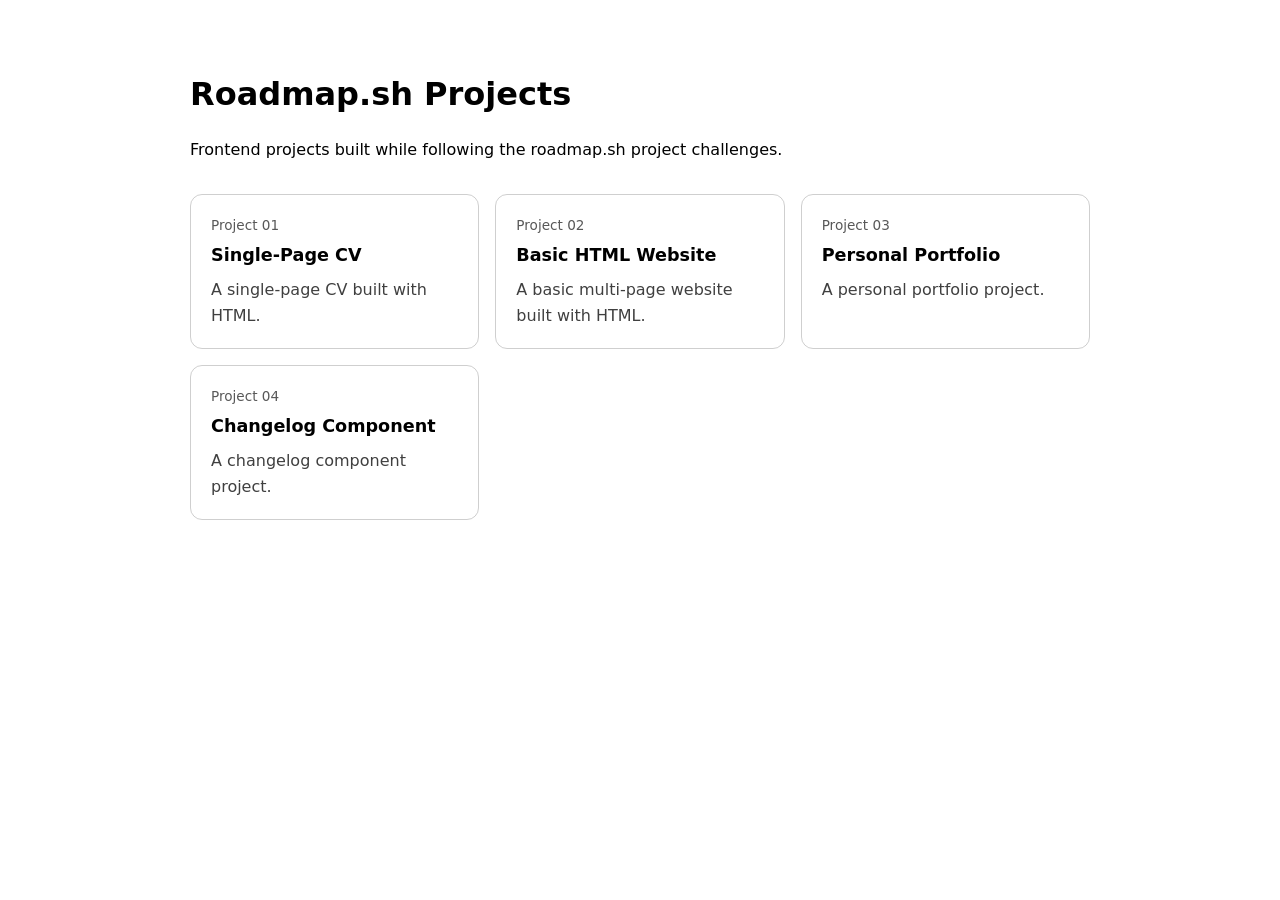
<file: index.html>
<!doctype html>
<html lang="en">
<head>
  <meta charset="utf-8">
  <meta name="viewport" content="width=device-width, initial-scale=1">
  <title>Roadmap.sh Projects</title>
  <style>
    :root { color-scheme: light dark; font-family: system-ui, -apple-system, BlinkMacSystemFont, "Segoe UI", sans-serif; }
    body { max-width: 900px; margin: 0 auto; padding: 48px 24px; line-height: 1.6; }
    header { margin-bottom: 32px; }
    h1 { margin-bottom: 8px; }
    .grid { display: grid; grid-template-columns: repeat(auto-fit, minmax(220px, 1fr)); gap: 16px; }
    a.card { display: block; padding: 20px; border: 1px solid #8886; border-radius: 12px; color: inherit; text-decoration: none; }
    a.card:hover { border-color: currentColor; transform: translateY(-2px); }
    .number { font-size: .85rem; opacity: .65; }
    .card h2 { margin: 4px 0 8px; font-size: 1.1rem; }
    .card p { margin: 0; opacity: .75; }
  </style>
</head>
<body>
  <header>
    <h1>Roadmap.sh Projects</h1>
    <p>Frontend projects built while following the roadmap.sh project challenges.</p>
  </header>

  <main class="grid">
    <a class="card" href="./Frontend%20Projects/01-single-page-cv/">
      <div class="number">Project 01</div>
      <h2>Single-Page CV</h2>
      <p>A single-page CV built with HTML.</p>
    </a>

    <a class="card" href="./Frontend%20Projects/02-basic-html-website/">
      <div class="number">Project 02</div>
      <h2>Basic HTML Website</h2>
      <p>A basic multi-page website built with HTML.</p>
    </a>

    <a class="card" href="./Frontend%20Projects/03-personal-portfolio/">
      <div class="number">Project 03</div>
      <h2>Personal Portfolio</h2>
      <p>A personal portfolio project.</p>
    </a>

    <a class="card" href="./Frontend%20Projects/04-changelog-component/">
      <div class="number">Project 04</div>
      <h2>Changelog Component</h2>
      <p>A changelog component project.</p>
    </a>
  </main>
</body>
</html>
</file>
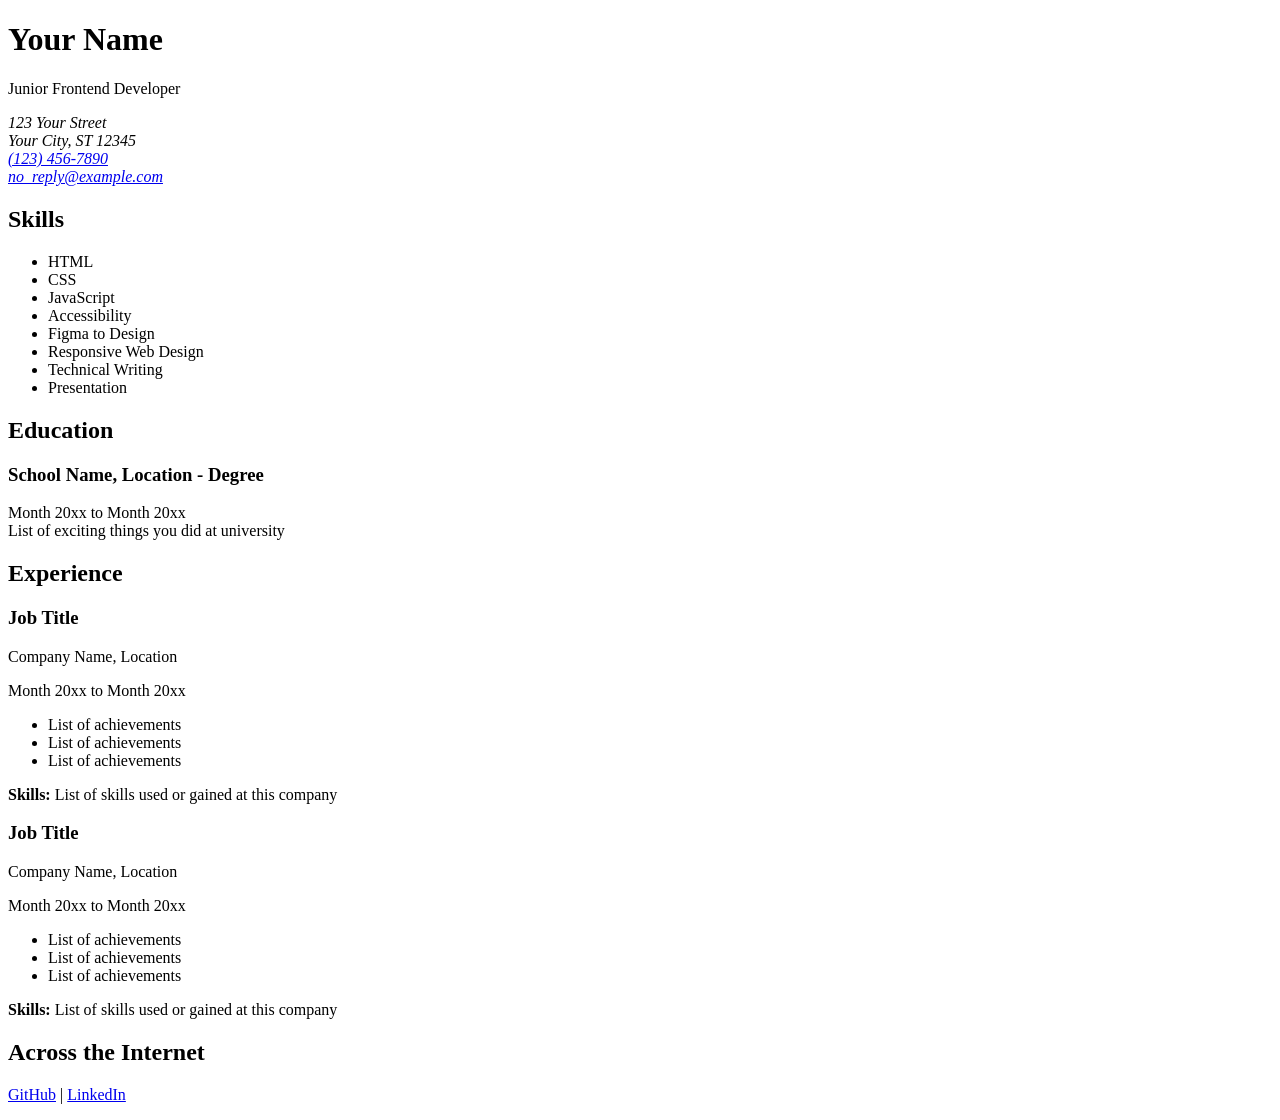
<file: Frontend Projects/01-single-page-cv/index.html>
<!doctype html>
<html lang="en">
  <head>
    <meta charset="UTF-8" />
    <meta name="viewport" content="width=device-width, initial-scale=1.0" />
    <title>Your Name | Junior Frontend Developer</title>
    <meta
      name="description"
      content="Single-page CV of Your Name, Junior Frontend Developer skilled in HTML, CSS, JavaScript, and accessibility."
    />
    <meta name="author" content="Your Name" />
    <meta property="og:title" content="Your Name | Junior Frontend Developer" />
    <meta
      property="og:description"
      content="Single-page CV showcasing skills, education, and professional experience."
    />
    <meta property="og:type" content="website" />
    <meta property="og:url" content="https://yourdomain.com" />
    <meta property="og:image" content="https://yourdomain.com/preview.png" />
    <!-- Use the SVG favicon committed alongside this page so the favicon reference resolves. -->
    <link rel="icon" type="image/svg+xml" href="favicon.svg" />
  </head>
  <body>
    <header>
      <h1>Your Name</h1>
      <p>Junior Frontend Developer</p>
      <address>
        123 Your Street <br />
        Your City, ST 12345 <br />
        <a href="tel:1234567890">(123) 456-7890</a><br />
        <a href="mailto:no_reply@example.com">no_reply@example.com</a>
      </address>
    </header>
    <main>
      <section id="skills">
        <h2>Skills</h2>
        <ul>
          <li>HTML</li>
          <li>CSS</li>
          <li>JavaScript</li>
          <li>Accessibility</li>
          <li>Figma to Design</li>
          <li>Responsive Web Design</li>
          <li>Technical Writing</li>
          <li>Presentation</li>
        </ul>
      </section>
      <section id="education">
        <h2>Education</h2>
        <article>
          <h3>School Name, Location - Degree</h3>
          <p>
            Month 20xx to Month 20xx <br />
            List of exciting things you did at university
          </p>
        </article>
      </section>
      <section id="experience">
        <h2>Experience</h2>
        <article>
          <h3>Job Title</h3>
          <p>Company Name, Location</p>
          <p>Month 20xx to Month 20xx</p>
          <ul>
            <li>List of achievements</li>
            <li>List of achievements</li>
            <li>List of achievements</li>
          </ul>
          <p>
            <strong>Skills:</strong> List of skills used or gained at this
            company
          </p>
        </article>
        <article>
          <h3>Job Title</h3>
          <p>Company Name, Location</p>
          <p>Month 20xx to Month 20xx</p>
          <ul>
            <li>List of achievements</li>
            <li>List of achievements</li>
            <li>List of achievements</li>
          </ul>
          <p>
            <strong>Skills:</strong> List of skills used or gained at this
            company
          </p>
        </article>
      </section>
      <section id="online">
        <h2>Across the Internet</h2>
        <p>
          <a href="https://github.com/username" target="_blank" rel="noopener"
            >GitHub</a
          >
          |
          <a
            href="https://linkedin.com/in/username"
            target="_blank"
            rel="noopener"
            >LinkedIn</a
          >
        </p>
      </section>
    </main>
  </body>
</html>
</file>
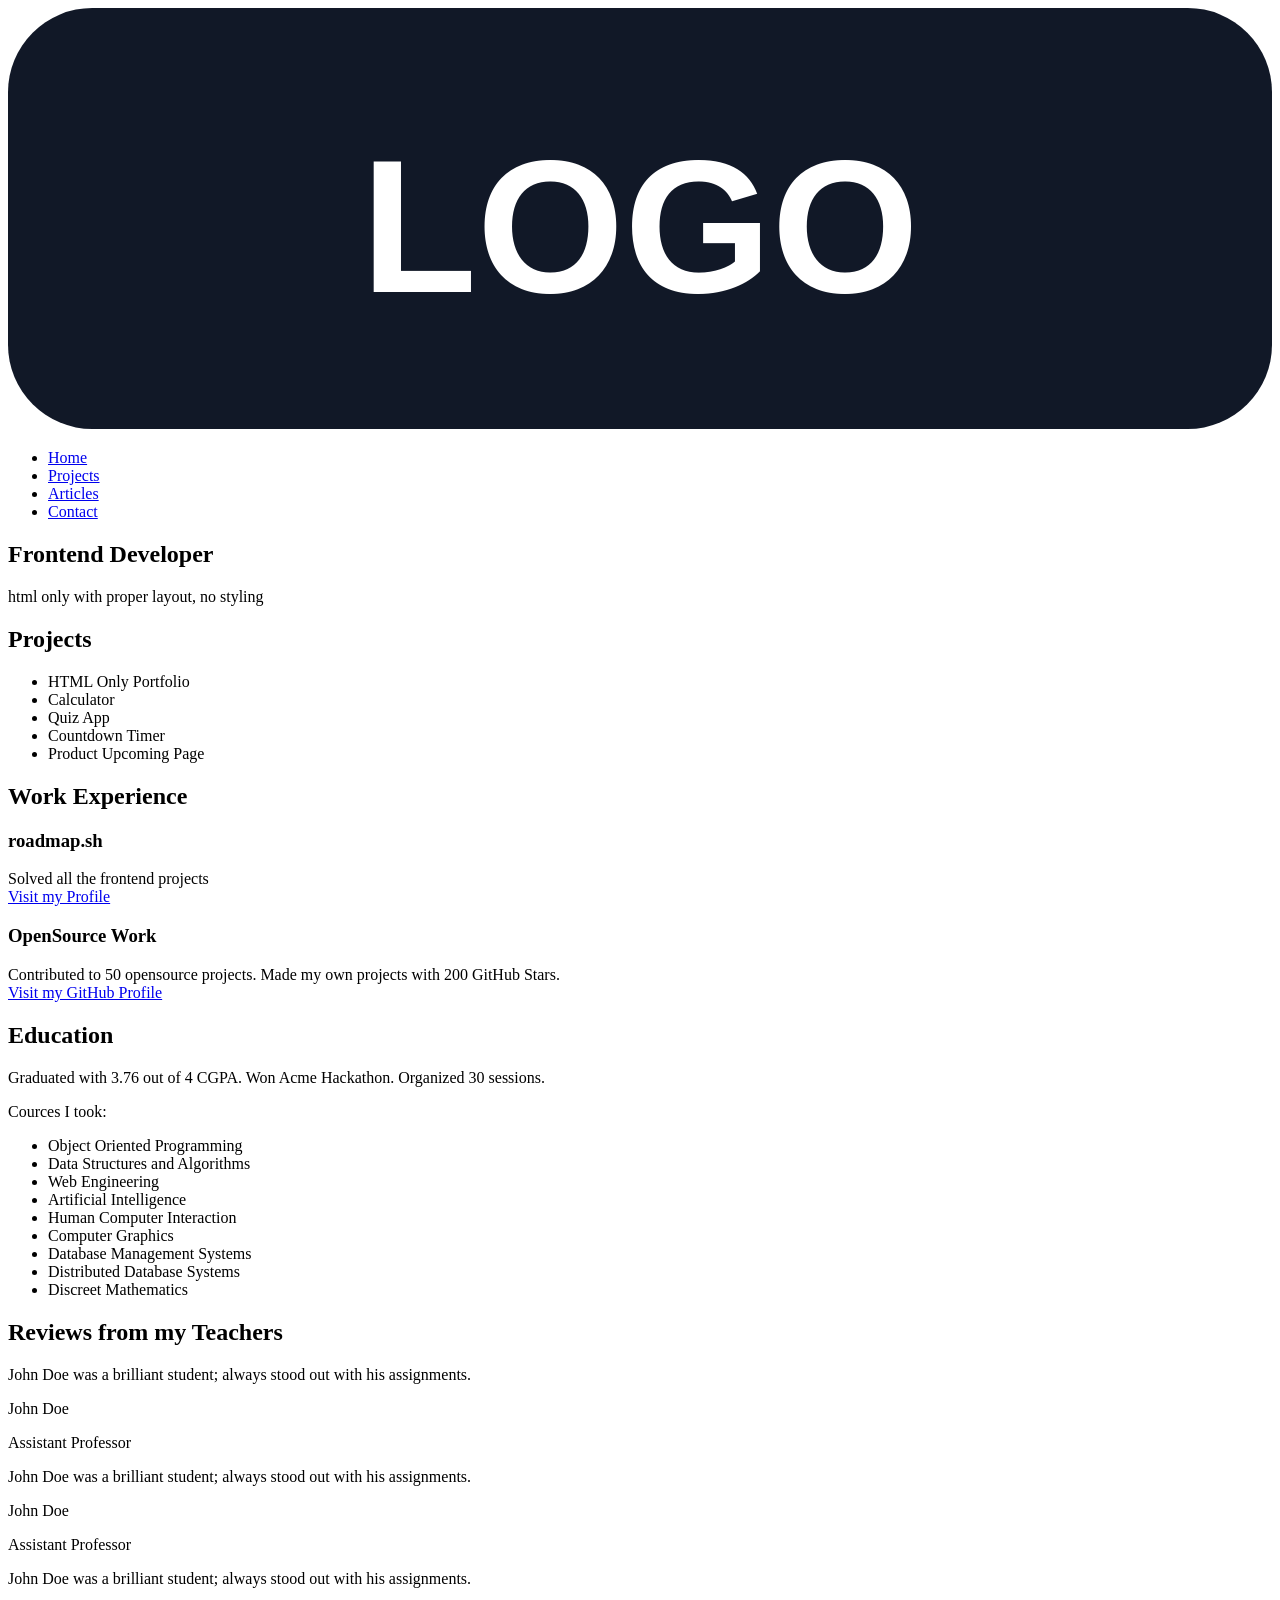
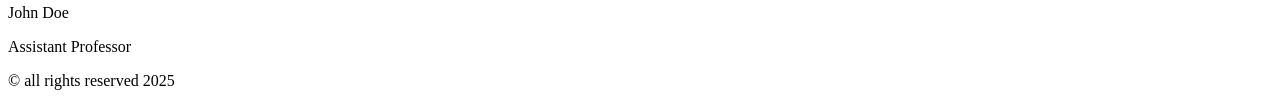
<file: Frontend Projects/02-basic-html-website/index.html>
<!doctype html>
<html lang="en">
  <head>
    <meta charset="UTF-8" />
    <meta name="viewport" content="width=device-width, initial-scale=1.0" />
    <meta name="description" content="A simple homepage for a basic HTML website project." />
    <meta name="keywords" content="HTML, homepage, basic website, frontend project" />
    <meta name="author" content="Your Name" />
    <title>Homepage</title>
  </head>
  <body>
    <header>
      <div id="logo"><img src="logo.svg" alt="Logo" /></div>
      <nav>
        <ul>
          <li><a href="index.html">Home</a></li>
          <li><a href="projects.html">Projects</a></li>
          <li><a href="articles.html">Articles</a></li>
          <li><a href="contact.html">Contact</a></li>
        </ul>
      </nav>
    </header>
    <main>
      <section class="introduction">
        <h1>Frontend Developer</h1>
        <p>html only with proper layout, no styling</p>
      </section>
      <section id="projects">
        <h2>Projects</h2>
        <ul>
          <li>HTML Only Portfolio</li>
          <li>Calculator</li>
          <li>Quiz App</li>
          <li>Countdown Timer</li>
          <li>Product Upcoming Page</li>
        </ul>
      </section>
      <section id="experience">
        <h2>Work Experience</h2>
        <div>
          <h3>roadmap.sh</h3>
          <p>
            Solved all the frontend projects <br /><a href="#">Visit my Profile</a>
          </p>
        </div>
        <div>
          <h3>OpenSource Work</h3>
          <p>
            Contributed to 50 opensource projects. Made my own projects with 200 GitHub Stars.<br /><a href="#">Visit my GitHub Profile</a>
          </p>
        </div>
      </section>
      <section id="education">
        <h2>Education</h2>
        <p>
          Graduated with 3.76 out of 4 CGPA. Won Acme Hackathon. Organized 30
          sessions.
        </p>
        <p>Cources I took:</p>
        <ul>
          <li>Object Oriented Programming</li>
          <li>Data Structures and Algorithms</li>
          <li>Web Engineering</li>
          <li>Artificial Intelligence</li>
          <li>Human Computer Interaction</li>
          <li>Computer Graphics</li>
          <li>Database Management Systems</li>
          <li>Distributed Database Systems</li>
          <li>Discreet Mathematics</li>
        </ul>
      </section>
      <section id="reviews">
        <h2>Reviews from my Teachers</h2>
        <div>
          <p>John Doe was a brilliant student; always stood out with his assignments.</p>
          <p>John Doe</p>
          <p>Assistant Professor</p>
        </div>
        <div>
          <p>John Doe was a brilliant student; always stood out with his assignments.</p>
          <p>John Doe</p>
          <p>Assistant Professor</p>
        </div>
        <div>
          <p>John Doe was a brilliant student; always stood out with his assignments.</p>
          <p>John Doe</p>
          <p>Assistant Professor</p>
        </div>
      </section>
    </main>
    <footer>
      <p>&copy; all rights reserved 2025</p>
    </footer>
  </body>
</html>
</file>
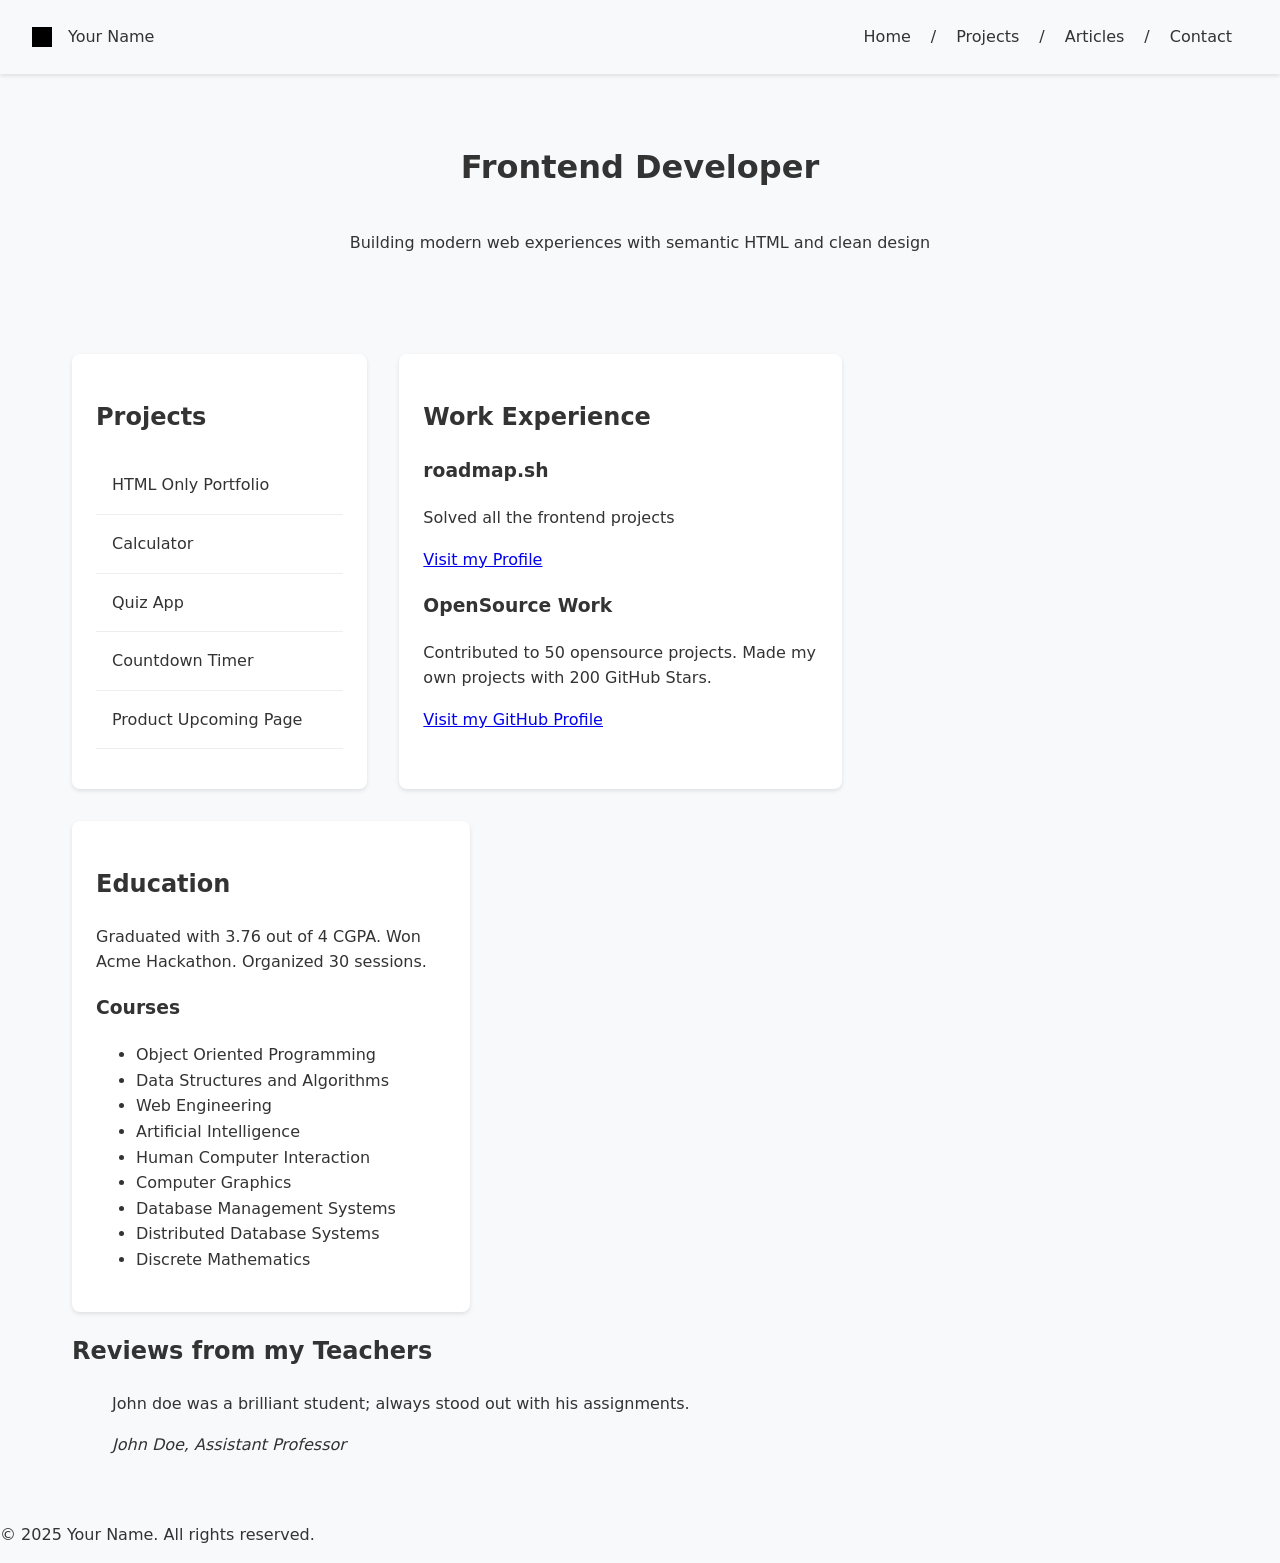
<file: Frontend Projects/03-personal-portfolio/index.html>
<!DOCTYPE html>
<html lang="en">
  <head>
    <meta charset="UTF-8" />
    <meta name="viewport" content="width=device-width, initial-scale=1.0" />
    <meta
      name="description"
      content="Frontend Developer Portfolio - Showcasing web development projects and experience"
    />
    <meta
      name="keywords"
      content="frontend developer, web development, portfolio, HTML, CSS, JavaScript"
    />
    <meta name="author" content="Your Name" />
    <title>Frontend Developer Portfolio | Basic HTML Website Project</title>
    <link rel="stylesheet" href="style.css" />
  </head>

  <body>
    <header>
      <nav aria-label="Main navigation">
        <div class="brand">
          <img src="logo.svg" alt="Portfolio Logo" width="20" height="20" />
          <span>Your Name</span>
        </div>
        <div class="links" role="navigation">
          <a href="index.html" aria-current="page">Home</a> /
          <a href="projects.html">Projects</a> /
          <a href="articles.html">Articles</a> /
          <a href="contact.html">Contact</a>
        </div>
      </nav>
      <h1>Frontend Developer</h1>
      <p>Building modern web experiences with semantic HTML and clean design</p>
    </header>

    <main>
      <div class="container">
        <section id="projects" aria-labelledby="projects-heading">
          <h2 id="projects-heading">Projects</h2>
          <ul>
            <li>HTML Only Portfolio</li>
            <li>Calculator</li>
            <li>Quiz App</li>
            <li>Countdown Timer</li>
            <li>Product Upcoming Page</li>
          </ul>
        </section>

        <section id="experience" aria-labelledby="experience-heading">
          <h2 id="experience-heading">Work Experience</h2>
          <article>
            <h3>roadmap.sh</h3>
            <p>Solved all the frontend projects</p>
            <a href="https://roadmap.sh/profile">Visit my Profile</a>
          </article>

          <article>
            <h3>OpenSource Work</h3>
            <p>
              Contributed to 50 opensource projects. Made my own projects with
              200 GitHub Stars.
            </p>
            <a href="https://github.com/yourusername"
              >Visit my GitHub Profile</a
            >
          </article>
        </section>

        <section id="education" aria-labelledby="education-heading">
          <h2 id="education-heading">Education</h2>
          <p>
            Graduated with 3.76 out of 4 CGPA. Won Acme Hackathon. Organized 30
            sessions.
          </p>
          <h3>Courses</h3>
          <ul>
            <li>Object Oriented Programming</li>
            <li>Data Structures and Algorithms</li>
            <li>Web Engineering</li>
            <li>Artificial Intelligence</li>
            <li>Human Computer Interaction</li>
            <li>Computer Graphics</li>
            <li>Database Management Systems</li>
            <li>Distributed Database Systems</li>
            <li>Discrete Mathematics</li>
          </ul>
        </section>
      </div>

      <section id="reviews" aria-labelledby="reviews-heading">
        <h2 id="reviews-heading">Reviews from my Teachers</h2>
        <article class="review">
          <blockquote>
            <p>
              John doe was a brilliant student; always stood out with his
              assignments.
            </p>
            <footer>
              <cite>John Doe, Assistant Professor</cite>
            </footer>
          </blockquote>
        </article>
      </section>
    </main>

    <footer>
      <p>&copy; 2025 Your Name. All rights reserved.</p>
    </footer>
  </body>
</html>
</file>
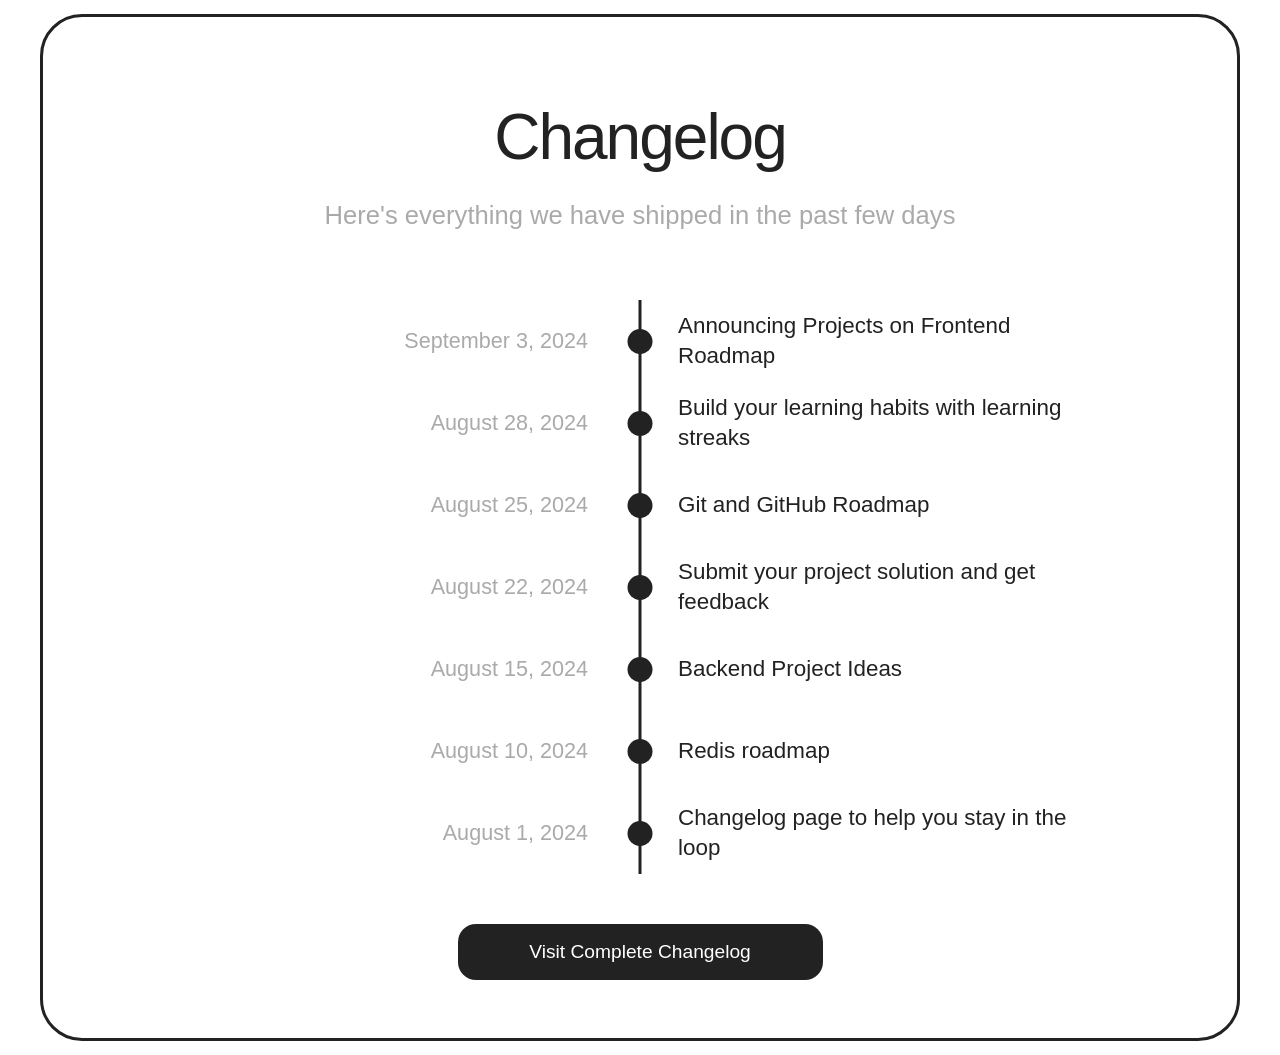
<file: Frontend Projects/04-changelog-component/index.html>
<!DOCTYPE html>
<html lang="en">
<head>
    <meta charset="UTF-8">
    <meta name="viewport" content="width=device-width, initial-scale=1.0">
    <title>Changelog</title>
    <link rel="stylesheet" href="styles.css">
</head>
<body>
    <main class="changelog">
        <header class="changelog__header">
            <h1>Changelog</h1>
            <p>Here's everything we have shipped in the past few days</p>
        </header>

        <section class="timeline" aria-label="Recent changelog entries">
            <article class="timeline__item">
                <time datetime="2024-09-03">September 3, 2024</time>
                <div class="timeline__content">
                    <span class="timeline__dot" aria-hidden="true"></span>
                    <h2>Announcing Projects on Frontend Roadmap</h2>
                </div>
            </article>

            <article class="timeline__item">
                <time datetime="2024-08-28">August 28, 2024</time>
                <div class="timeline__content">
                    <span class="timeline__dot" aria-hidden="true"></span>
                    <h2>Build your learning habits with learning streaks</h2>
                </div>
            </article>

            <article class="timeline__item">
                <time datetime="2024-08-25">August 25, 2024</time>
                <div class="timeline__content">
                    <span class="timeline__dot" aria-hidden="true"></span>
                    <h2>Git and GitHub Roadmap</h2>
                </div>
            </article>

            <article class="timeline__item">
                <time datetime="2024-08-22">August 22, 2024</time>
                <div class="timeline__content">
                    <span class="timeline__dot" aria-hidden="true"></span>
                    <h2>Submit your project solution and get feedback</h2>
                </div>
            </article>

            <article class="timeline__item">
                <time datetime="2024-08-15">August 15, 2024</time>
                <div class="timeline__content">
                    <span class="timeline__dot" aria-hidden="true"></span>
                    <h2>Backend Project Ideas</h2>
                </div>
            </article>

            <article class="timeline__item">
                <time datetime="2024-08-10">August 10, 2024</time>
                <div class="timeline__content">
                    <span class="timeline__dot" aria-hidden="true"></span>
                    <h2>Redis roadmap</h2>
                </div>
            </article>

            <article class="timeline__item">
                <time datetime="2024-08-01">August 1, 2024</time>
                <div class="timeline__content">
                    <span class="timeline__dot" aria-hidden="true"></span>
                    <h2>Changelog page to help you stay in the loop</h2>
                </div>
            </article>
        </section>

        <button class="changelog__button" type="button">Visit Complete Changelog</button>
    </main>
</body>
</html>
</file>
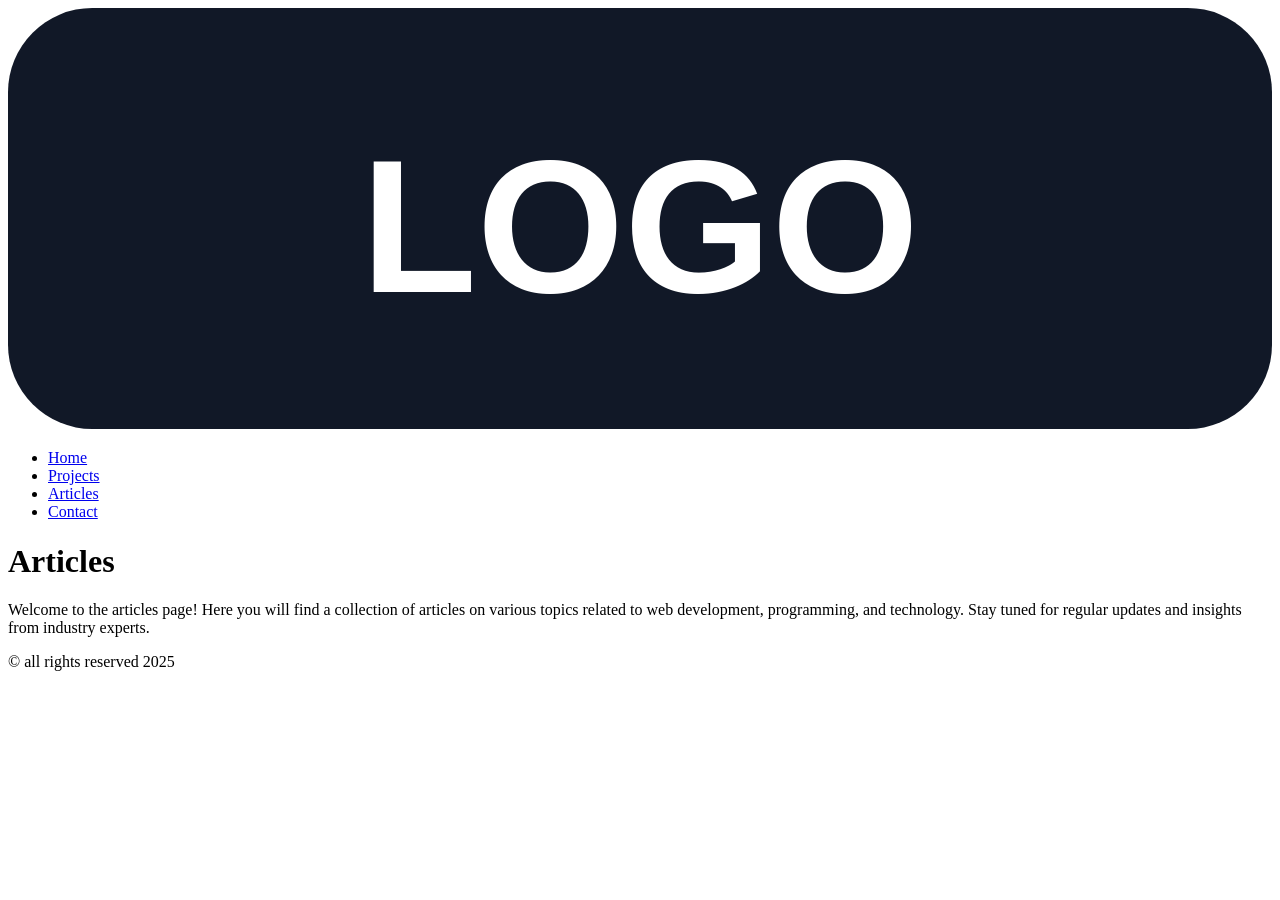
<file: Frontend Projects/02-basic-html-website/articles.html>
<!doctype html>
<html lang="en">
  <head>
    <meta charset="UTF-8" />
    <meta name="viewport" content="width=device-width, initial-scale=1.0" />
    <!-- SEO metadata required for every page in this project. -->
    <meta name="description" content="Articles about web development, programming, and technology." />
    <meta name="keywords" content="HTML, articles, web development, programming, technology" />
    <meta name="author" content="Your Name" />
    <title>Articles</title>
  </head>
  <body>
    <header>
      <nav>
        <div id="logo"><img src="logo.svg" alt="Logo" /></div>
        <ul>
          <li><a href="index.html">Home</a></li>
          <li><a href="projects.html">Projects</a></li>
          <li><a href="articles.html">Articles</a></li>
          <li><a href="contact.html">Contact</a></li>
        </ul>
      </nav>
    </header>
    <main>
      <h1>Articles</h1>
      <p>Welcome to the articles page! Here you will find a collection of articles on various topics related to web development, programming, and technology. Stay tuned for regular updates and insights from industry experts.</p>
    </main>
    <footer>
      <p>&copy; all rights reserved 2025</p>
    </footer>
  </body>
</html>
</file>
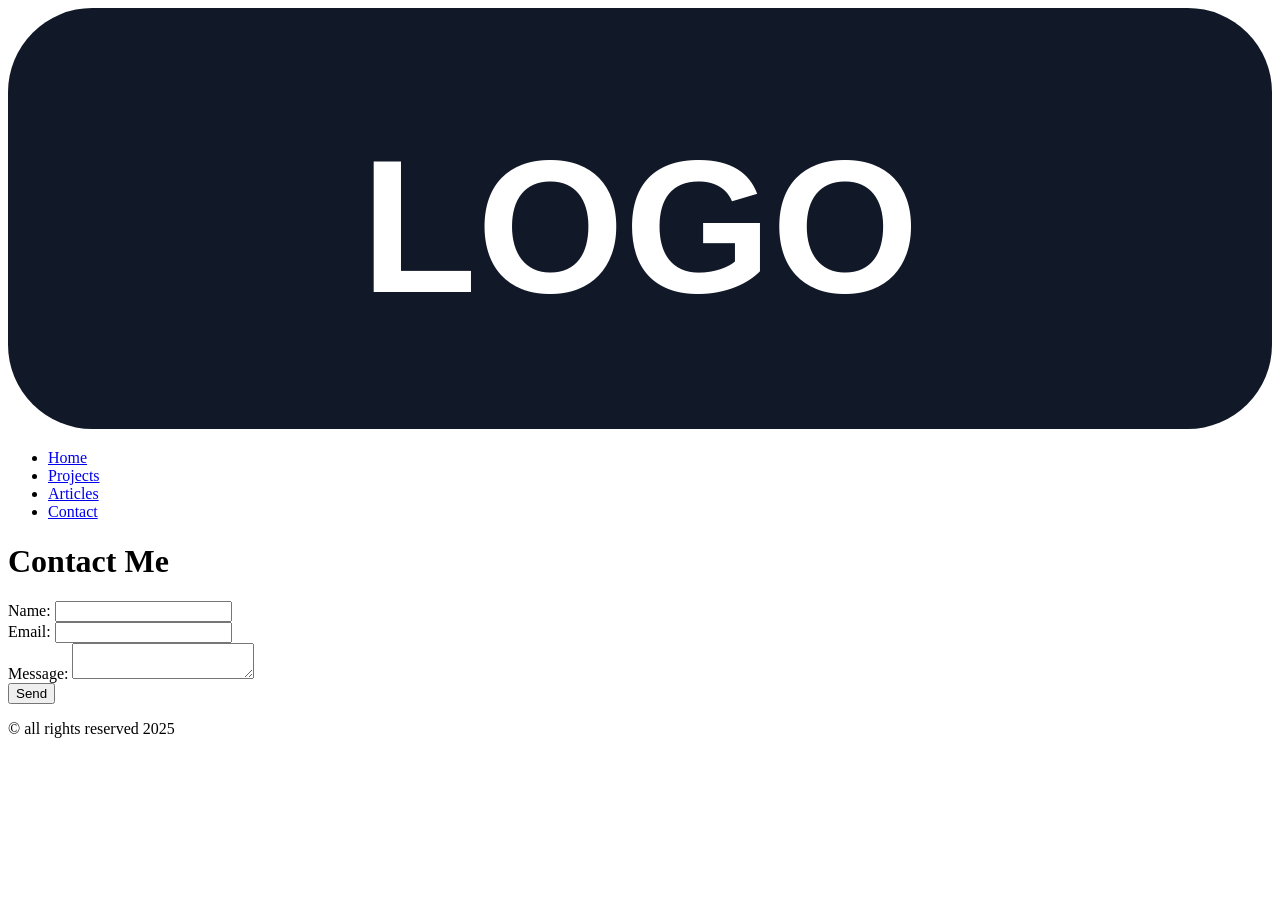
<file: Frontend Projects/02-basic-html-website/contact.html>
<!doctype html>
<html lang="en">
  <head>
    <meta charset="UTF-8" />
    <meta name="viewport" content="width=device-width, initial-scale=1.0" />
    <!-- SEO metadata required for every page in this project. -->
    <meta name="description" content="Contact page for a basic HTML website project." />
    <meta name="keywords" content="HTML, contact form, basic website, frontend project" />
    <meta name="author" content="Your Name" />
    <title>Contact</title>
  </head>
  <body>
    <header>
      <div id="logo"><img src="logo.svg" alt="Logo" /></div>
      <nav>
        <ul>
          <li><a href="index.html">Home</a></li>
          <li><a href="projects.html">Projects</a></li>
          <li><a href="articles.html">Articles</a></li>
          <li><a href="contact.html">Contact</a></li>
        </ul>
      </nav>
    </header>
    <main>
      <h1>Contact Me</h1>
      <form action="get">
        <label for="name">Name:</label>
        <input type="text" id="name" name="name" required />
        <br />
        <label for="email">Email:</label>
        <input type="email" id="email" name="email" required />
        <br />
        <label for="message">Message:</label>
        <textarea id="message" name="message" required></textarea>
        <br />
        <button type="submit">Send</button>
      </form>
    </main>
    <footer>
      <p>&copy; all rights reserved 2025</p>
    </footer>
  </body>
</html>
</file>
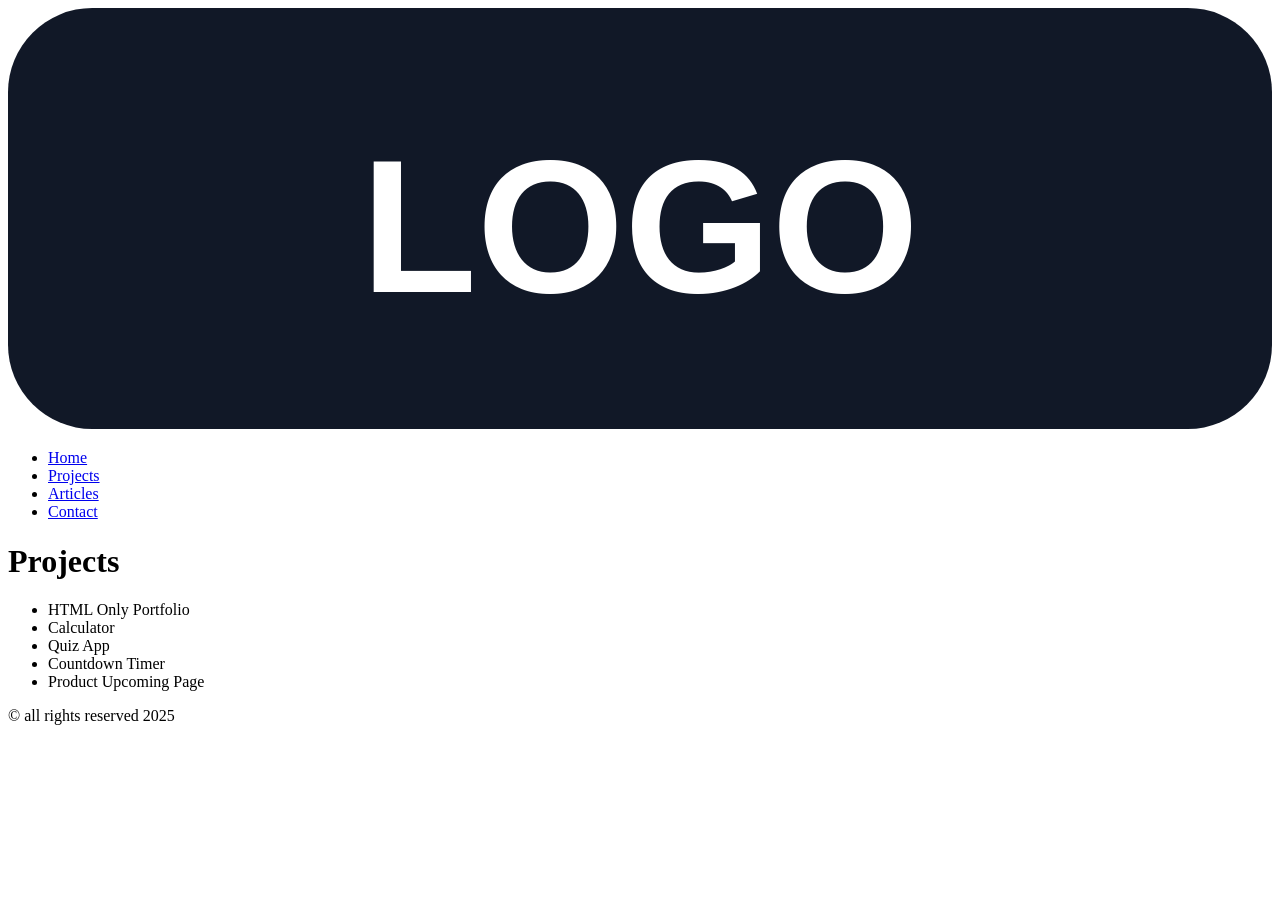
<file: Frontend Projects/02-basic-html-website/projects.html>
<!doctype html>
<html lang="en">
  <head>
    <meta charset="UTF-8" />
    <meta name="viewport" content="width=device-width, initial-scale=1.0" />
    <meta name="description" content="A collection of projects showcasing my work and skills in web development." />
    <meta name="keywords" content="web development, projects, portfolio, HTML, CSS, JavaScript" />
    <meta name="author" content="Your Name" />
    <title>Projects</title>
  </head>
  <body>
    <header>
      <div class="logo"><img src="logo.svg" alt="Logo" /></div>
      <nav>
        <ul>
          <li><a href="index.html">Home</a></li>
          <li><a href="projects.html">Projects</a></li>
          <li><a href="articles.html">Articles</a></li>
          <li><a href="contact.html">Contact</a></li>
        </ul>
      </nav>
    </header>
    <main>
      <h1>Projects</h1>
      <ul>
        <li>HTML Only Portfolio</li>
        <li>Calculator</li>
        <li>Quiz App</li>
        <li>Countdown Timer</li>
        <li>Product Upcoming Page</li>
      </ul>
    </main>
    <footer>
      <p>&copy; all rights reserved 2025</p>
    </footer>
  </body>
</html>
</file>
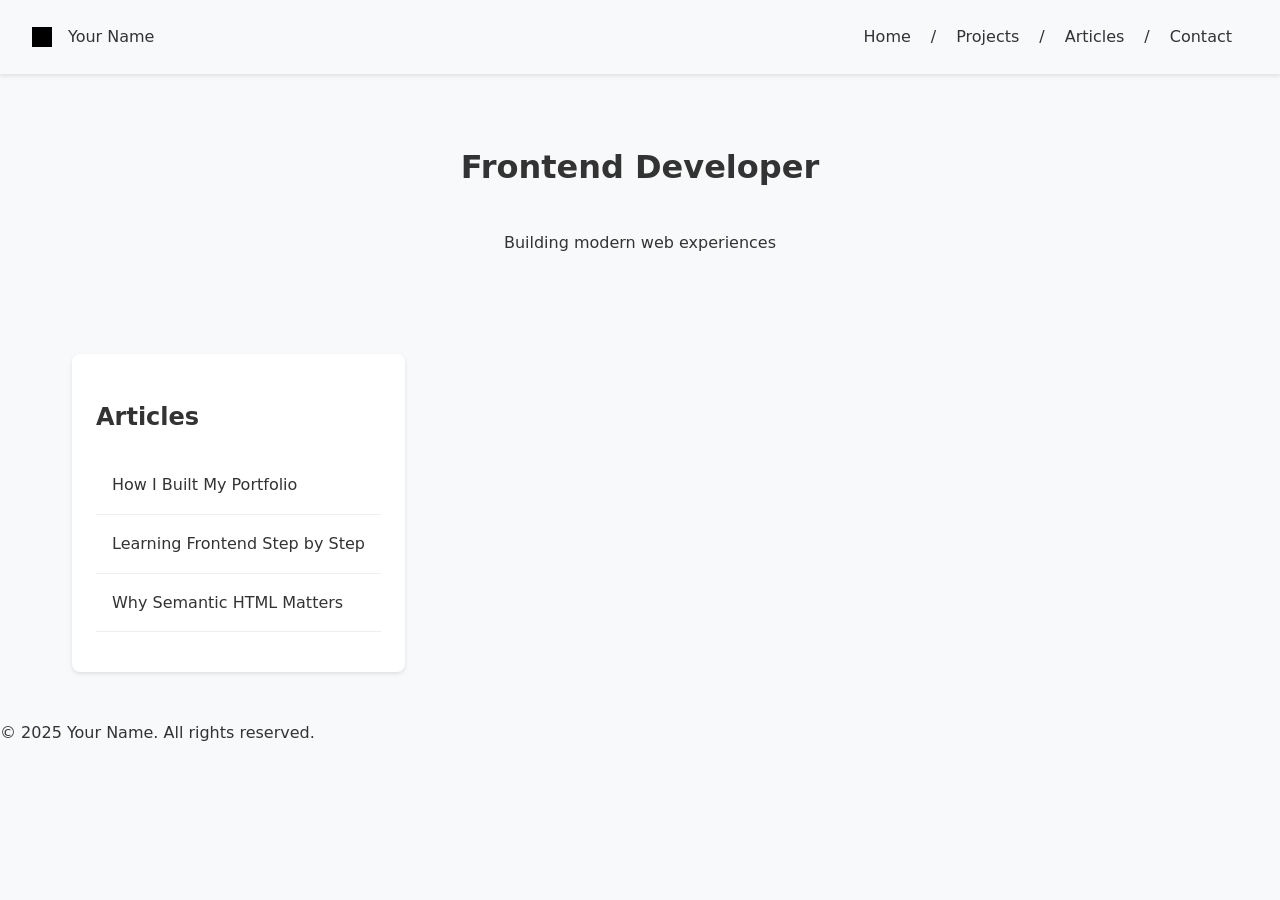
<file: Frontend Projects/03-personal-portfolio/articles.html>
<!DOCTYPE html>
<html lang="en">
  <head>
    <meta charset="UTF-8" />
    <meta name="viewport" content="width=device-width, initial-scale=1.0" />
    <title>Basic HTML Website Project</title>
    <link rel="stylesheet" href="style.css" />
  </head>
  <body>
    <header>
      <nav>
        <div class="brand">
          <img src="logo.svg" alt="Logo" />
          <span>Your Name</span>
        </div>
        <div class="links">
          <a href="index.html">Home</a> / <a href="projects.html">Projects</a> /
          <a href="articles.html" aria-current="page">Articles</a> /
          <a href="contact.html">Contact</a>
        </div>
      </nav>
      <h1>Frontend Developer</h1>
      <p>Building modern web experiences</p>
    </header>
    <main>
      <div class="container">
        <section id="articles">
          <h1>Articles</h1>
          <ul>
            <li><a href="#">How I Built My Portfolio</a></li>
            <li><a href="#">Learning Frontend Step by Step</a></li>
            <li><a href="#">Why Semantic HTML Matters</a></li>
          </ul>
        </section>
      </div>
    </main>
    <footer>
      <p>&copy; 2025 Your Name. All rights reserved.</p>
    </footer>
  </body>
</html>
</file>
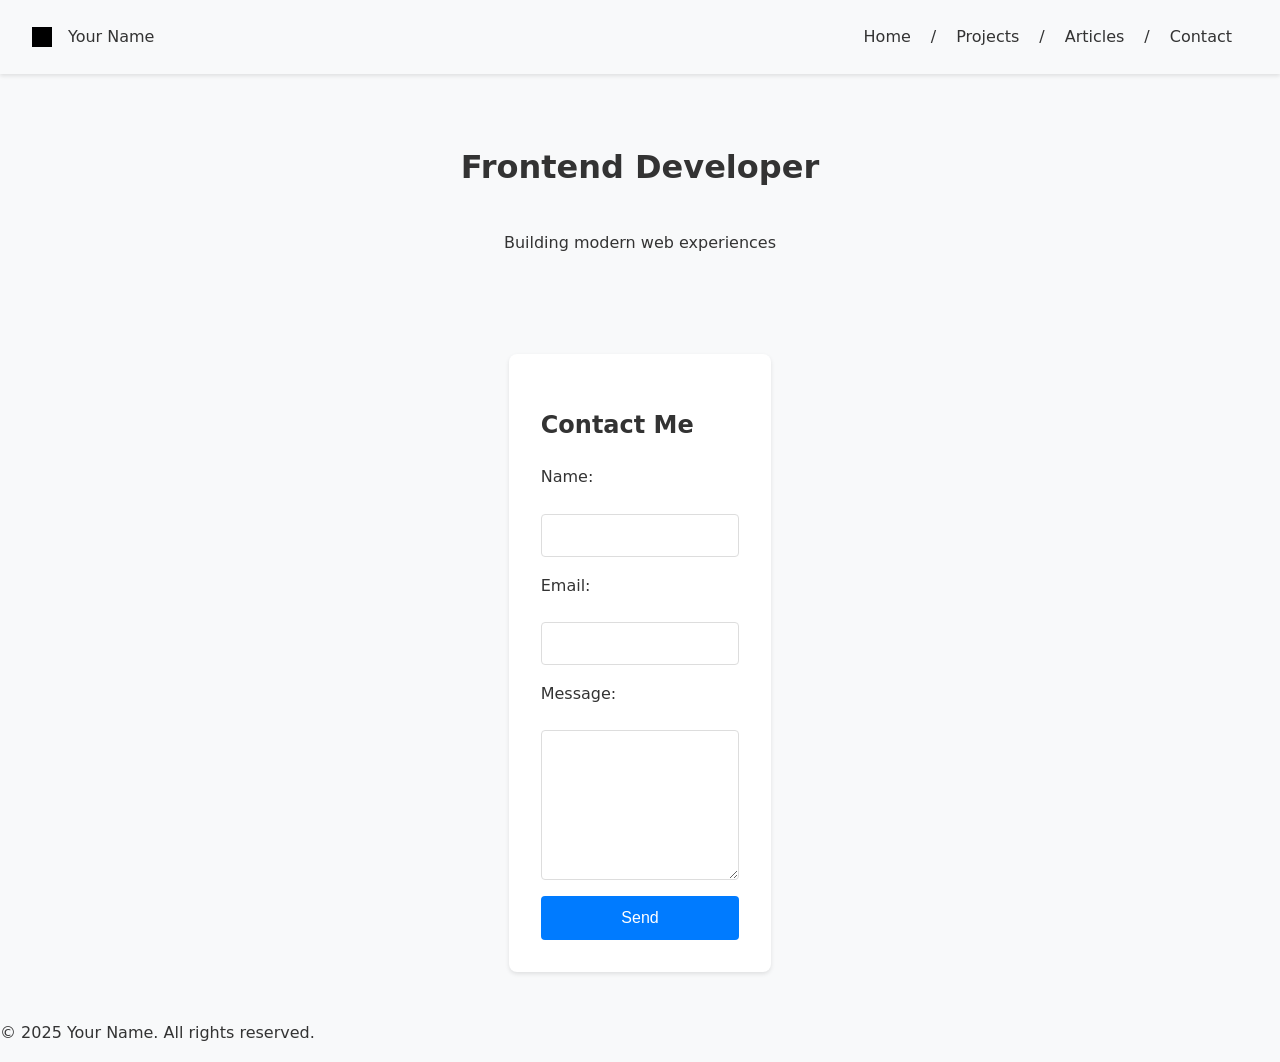
<file: Frontend Projects/03-personal-portfolio/contact.html>
<!DOCTYPE html>
<html lang="en">
  <head>
    <meta charset="UTF-8" />
    <meta name="viewport" content="width=device-width, initial-scale=1.0" />
    <title>Basic HTML Website Project</title>
    <link rel="stylesheet" href="style.css" />
  </head>
  <body>
    <header>
      <nav>
        <div class="brand">
          <img src="logo.svg" alt="Logo" />
          <span>Your Name</span>
        </div>
        <div class="links">
          <a href="index.html">Home</a> / <a href="projects.html">Projects</a> /
          <a href="articles.html">Articles</a> /
          <a href="contact.html" aria-current="page">Contact</a>
        </div>
      </nav>
      <h1>Frontend Developer</h1>
      <p>Building modern web experiences</p>
    </header>
    <main>
      <div class="container">
        <section id="contact">
          <h1>Contact Me</h1>
          <form action="#" method="post">
            <label for="name">Name:</label>
            <input type="text" id="name" name="name" required />

            <label for="email">Email:</label>
            <input type="email" id="email" name="email" required />

            <label for="message">Message:</label>
            <textarea id="message" name="message" required></textarea>

            <button type="submit">Send</button>
          </form>
        </section>
      </div>
    </main>
    <footer>
      <p>&copy; 2025 Your Name. All rights reserved.</p>
    </footer>
  </body>
</html>
</file>
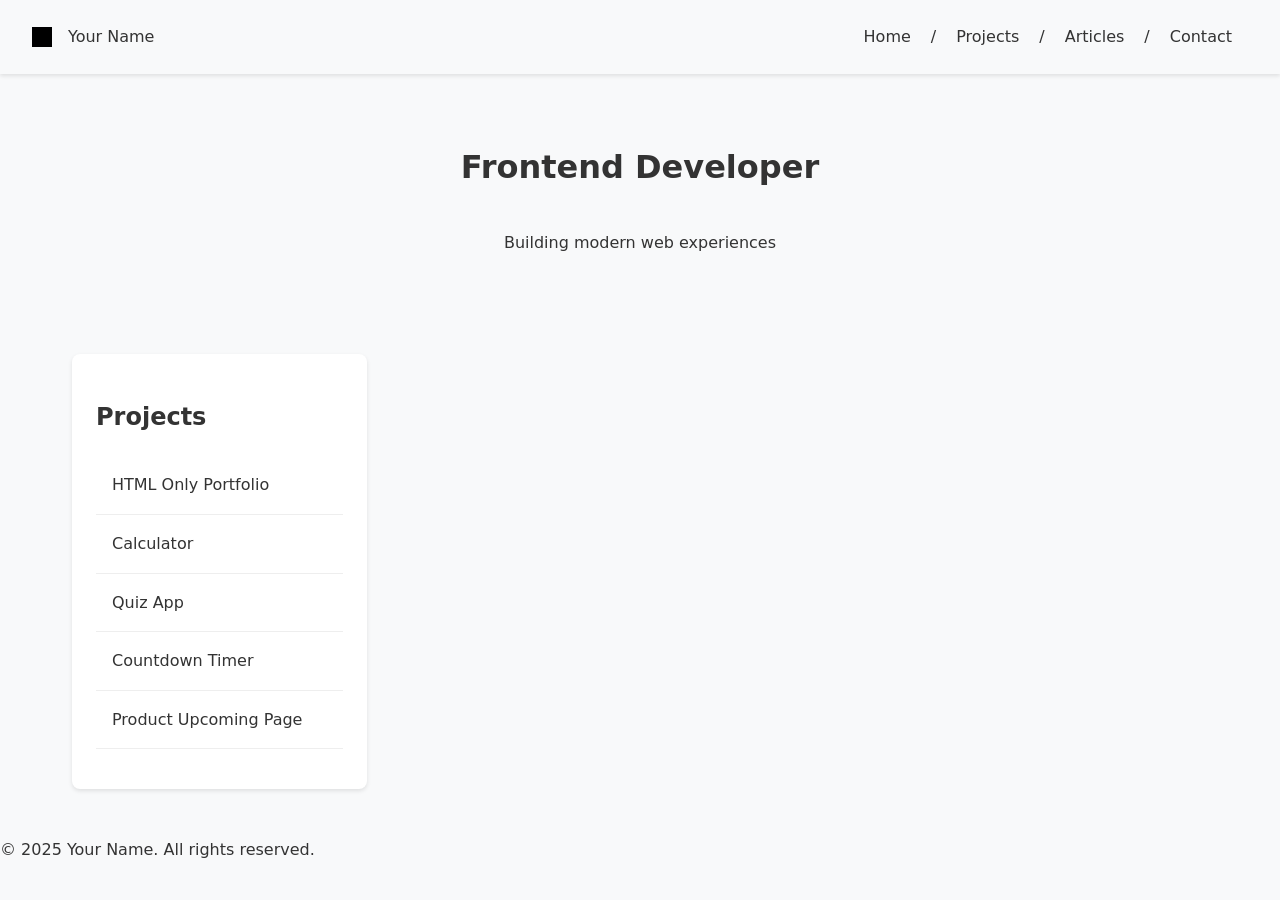
<file: Frontend Projects/03-personal-portfolio/projects.html>
<!DOCTYPE html>
<html lang="en">
  <head>
    <meta charset="UTF-8" />
    <meta name="viewport" content="width=device-width, initial-scale=1.0" />
    <title>Basic HTML Website Project</title>
    <link rel="stylesheet" href="style.css" />
  </head>
  <body>
    <header>
      <nav>
        <div class="brand">
          <img src="logo.svg" alt="Logo" />
          <span>Your Name</span>
        </div>
        <div class="links">
          <a href="index.html">Home</a> /
          <a href="projects.html" aria-current="page">Projects</a> /
          <a href="articles.html">Articles</a> /
          <a href="contact.html">Contact</a>
        </div>
      </nav>
      <h1>Frontend Developer</h1>
      <p>Building modern web experiences</p>
    </header>
    <main>
      <div class="container">
        <section id="projects">
          <h1>Projects</h1>
          <ul>
            <li>HTML Only Portfolio</li>
            <li>Calculator</li>
            <li>Quiz App</li>
            <li>Countdown Timer</li>
            <li>Product Upcoming Page</li>
          </ul>
        </section>
      </div>
    </main>
    <footer>
      <p>&copy; 2025 Your Name. All rights reserved.</p>
    </footer>
  </body>
</html>
</file>
<file: Frontend Projects/03-personal-portfolio/style.css>
*,
*::before,
*::after {
  box-sizing: inherit;
}

body {
  margin: 0;
  padding: 0;
  box-sizing: border-box;
  overflow-x: hidden;
}

:root {
  --primary-color: #007bff;
  --text-color: #333;
  --bg-color: #f8f9fa;
  --heading-font: "Segoe UI", system-ui, sans-serif;
  --body-font: system-ui, -apple-system, sans-serif;
}

body {
  font-family: var(--body-font);
  line-height: 1.6;
  color: var(--text-color);
  background-color: var(--bg-color);
}

h1,
h2,
h3 {
  font-family: var(--heading-font);
  color: var(--text-color);
}

nav {
  position: fixed;
  top: 0;
  left: 0;
  width: 100%;
  background-color: #f8f9fa;
  padding: 1rem 2rem;
  display: flex;
  justify-content: space-between;
  align-items: center;
  box-shadow: 0 2px 4px rgba(0, 0, 0, 0.1);
}

nav .brand {
  display: flex;
  align-items: center;
  gap: 1rem;
}

nav .links {
  display: flex;
  align-items: center;
  flex-wrap: wrap;
  gap: 0.25rem;
}

nav .links a {
  color: #333;
  text-decoration: none;
  padding: 0.5rem 1rem;
  transition: color 0.3s ease;
}

nav .links a:hover,
nav .links a:focus-visible {
  color: #007bff;
}

header {
  height: 35.8vh;
  display: flex;
  flex-direction: column;
  justify-content: center;
  align-items: center;
  text-align: center;
  padding: 70px 1rem 0;
}

header h1,
header p {
  text-align: center;
}

main {
  max-width: 1200px;
  margin: 0 auto;
  padding: 2rem;
}

main .container {
  display: flex;
  flex-wrap: wrap;
  gap: 2rem;
  width: 100%;
}

main .container section#projects {
  flex: 0 0 26%;
}

main .container section#experience {
  flex: 0 0 39%;
}

main .container section#education {
  flex: 0 0 35%;
}

main .container section {
  background: #fff;
  padding: 1.5rem;
  border-radius: 8px;
  box-shadow: 0 2px 4px rgba(0, 0, 0, 0.1);
}

main .container section h4 {
  margin-bottom: 0.5rem;
  font-size: 1.2rem;
  border-bottom: 1px solid #ccc;
  padding-bottom: 0.3rem;
}

form {
  display: flex;
  flex-direction: column;
  gap: 1rem;
  max-width: 600px;
  margin: 0 auto;
}

input,
textarea {
  padding: 0.8rem;
  border: 1px solid #ddd;
  border-radius: 4px;
  font-family: inherit;
}

button {
  background: var(--primary-color);
  color: white;
  padding: 0.8rem 1.5rem;
  border: none;
  border-radius: 4px;
  cursor: pointer;
  font-size: 1rem;
}

button:hover {
  opacity: 0.9;
}

/* Article styles */
#articles ul {
  list-style: none;
  padding: 0;
}

#articles a {
  color: var(--text-color);
  text-decoration: none;
  display: block;
  padding: 1rem;
  border-bottom: 1px solid #eee;
  transition: background-color 0.3s ease;
}

#articles a:hover {
  background-color: #f5f5f5;
  color: var(--primary-color);
}

/* Project styles */
#projects ul {
  list-style: none;
  padding: 0;
}

#projects li {
  padding: 1rem;
  border-bottom: 1px solid #eee;
}

/* Contact form additional styles */
#contact {
  max-width: 600px;
  margin: 0 auto;
  padding: 2rem;
  background: white;
  border-radius: 8px;
  box-shadow: 0 2px 4px rgba(0, 0, 0, 0.1);
}

#contact label {
  display: block;
  margin-bottom: 0.5rem;
  font-weight: 500;
}

#contact textarea {
  min-height: 150px;
  resize: vertical;
}

@media (max-width: 768px) {
  .container {
    flex-direction: column;
  }

  nav {
    position: sticky;
    padding: 1rem;
    flex-wrap: wrap;
    gap: 0.75rem;
  }

  nav .links {
    display: flex;
    width: 100%;
    justify-content: center;
    overflow-x: auto;
  }

  nav .links a {
    padding: 0.35rem 0.5rem;
    white-space: nowrap;
  }

  header {
    padding-top: 1rem;
  }
}
</file>
<file: Frontend Projects/04-changelog-component/styles.css>
* {
  margin: 0;
  padding: 0;
  box-sizing: border-box;
}

:root {
  --text: #222222;
  --muted: #aaaaaa;
  --border: #222222;
  --background: #ffffff;
}

body {
  min-height: 100vh;
  display: grid;
  place-items: center;
  padding: 14px;
  background: var(--background);
  color: var(--text);
  font-family: Arial, Helvetica, sans-serif;
}

.changelog {
  width: min(100%, 1200px);
  min-height: 620px;
  padding: 88px 72px 58px;
  border: 3px solid var(--border);
  border-radius: 42px;
  text-align: center;
}

.changelog__header h1 {
  font-size: clamp(3.25rem, 5vw, 4.5rem);
  line-height: 1;
  font-weight: 500;
  letter-spacing: -2px;
}

.changelog__header p {
  margin-top: 30px;
  color: var(--muted);
  font-size: clamp(1.25rem, 2vw, 1.65rem);
  line-height: 1.3;
}

.timeline {
  position: relative;
  width: min(100%, 860px);
  margin: 68px auto 50px;
}

.timeline::before {
  content: "";
  position: absolute;
  top: 0;
  bottom: 0;
  left: 50%;
  width: 3px;
  transform: translateX(-50%);
  background: var(--border);
}

.timeline__item {
  position: relative;
  display: grid;
  grid-template-columns: 1fr 1fr;
  min-height: 82px;
  align-items: center;
}

.timeline__item time {
  padding-right: 52px;
  color: var(--muted);
  font-size: clamp(1rem, 1.7vw, 1.35rem);
  line-height: 1.2;
  text-align: right;
}

.timeline__content {
  position: relative;
  display: flex;
  align-items: center;
  min-height: 82px;
  padding-left: 38px;
  text-align: left;
}

.timeline__content h2 {
  font-size: clamp(1.05rem, 1.8vw, 1.4rem);
  font-weight: 400;
  line-height: 1.35;
}

.timeline__dot {
  position: absolute;
  left: 0;
  width: 25px;
  height: 25px;
  transform: translateX(-50%);
  border-radius: 50%;
  background: var(--text);
}

.changelog__button {
  min-width: 365px;
  padding: 17px 30px;
  border: 0;
  border-radius: 18px;
  background: var(--text);
  color: #ffffff;
  font: inherit;
  font-size: 1.2rem;
  cursor: pointer;
  transition: transform 0.15s ease, opacity 0.15s ease;
}

.changelog__button:hover {
  opacity: 0.9;
}

.changelog__button:active {
  transform: scale(0.98);
}

@media (max-width: 700px) {
  body {
    padding: 8px;
  }

  .changelog {
    min-height: auto;
    padding: 50px 20px 40px;
    border-radius: 28px;
  }

  .changelog__header h1 {
    letter-spacing: -1px;
  }

  .changelog__header p {
    margin-top: 18px;
  }

  .timeline {
    margin-top: 50px;
    margin-bottom: 40px;
  }

  .timeline::before {
    left: 20px;
    transform: none;
  }

  .timeline__item {
    grid-template-columns: 1fr;
    min-height: 100px;
    padding-left: 45px;
    align-items: center;
  }

  .timeline__item time {
    padding: 0;
    text-align: left;
    font-size: 0.95rem;
  }

  .timeline__content {
    min-height: auto;
    padding: 5px 0 18px;
  }

  .timeline__dot {
    left: -25px;
    width: 20px;
    height: 20px;
  }

  .changelog__button {
    width: 100%;
    min-width: 0;
    font-size: 1rem;
  }
}
</file>
